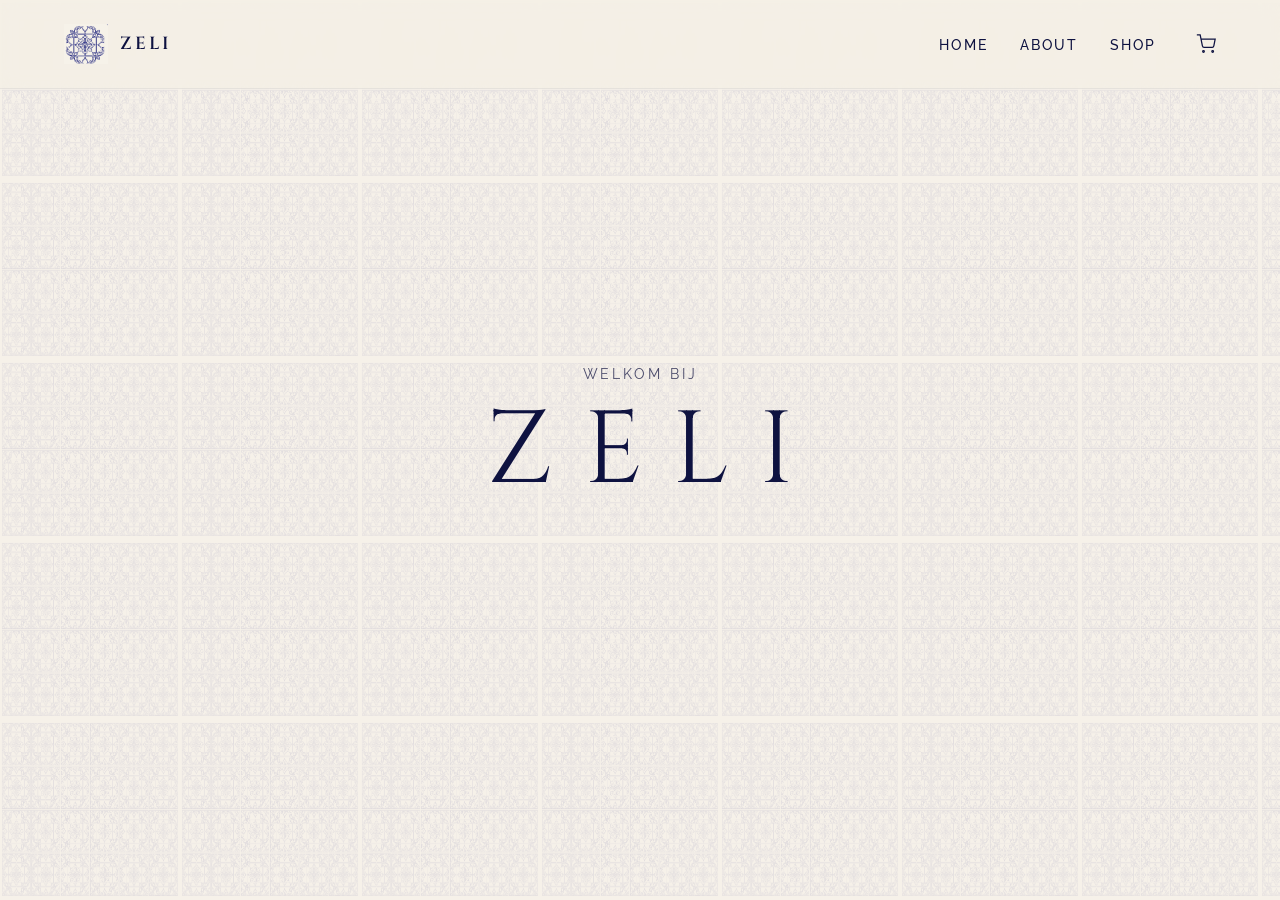
<file: index.html>
<!DOCTYPE html>
<html lang="nl">
<head>
    <meta charset="UTF-8">
    <meta name="viewport" content="width=device-width, initial-scale=1.0">
    <title>ZELI - Home</title>
    <link rel="stylesheet" href="style.css">
</head>
<body>

<nav class="navbar">
    <a href="index.html" class="nav-left">
        <img src="logo.png" alt="ZELI Logo" style="height: 40px; width: auto;">
         <span class="nav-brand-name">ZELI</span>
       
    
    </a>
    <div class="nav-right">
        <ul class="nav-links">
            <li><a href="index.html" class="nav-link">Home</a></li>
            <li><a href="about.html" class="nav-link">About</a></li>
            <li><a href="shop.html" class="nav-link">Shop</a></li>
        </ul>
        <a href="cart.html" class="nav-cart">
            <svg viewBox="0 0 24 24" width="20" height="20" stroke="currentColor" fill="none">
                <circle cx="9" cy="21" r="1"></circle>
                <circle cx="20" cy="21" r="1"></circle>
                <path d="M1 1h4l2.68 13.39a2 2 0 0 0 2 1.61h9.72a2 2 0 0 0 2-1.61L23 6H6"></path>
            </svg>
        </a>
    </div>
</nav>

    <main class="hero-center">
        <p class="main-subtitle">Welkom bij</p>
        <h1 class="main-title">ZELI</h1>
    </main>

</body>
</html>
</file>
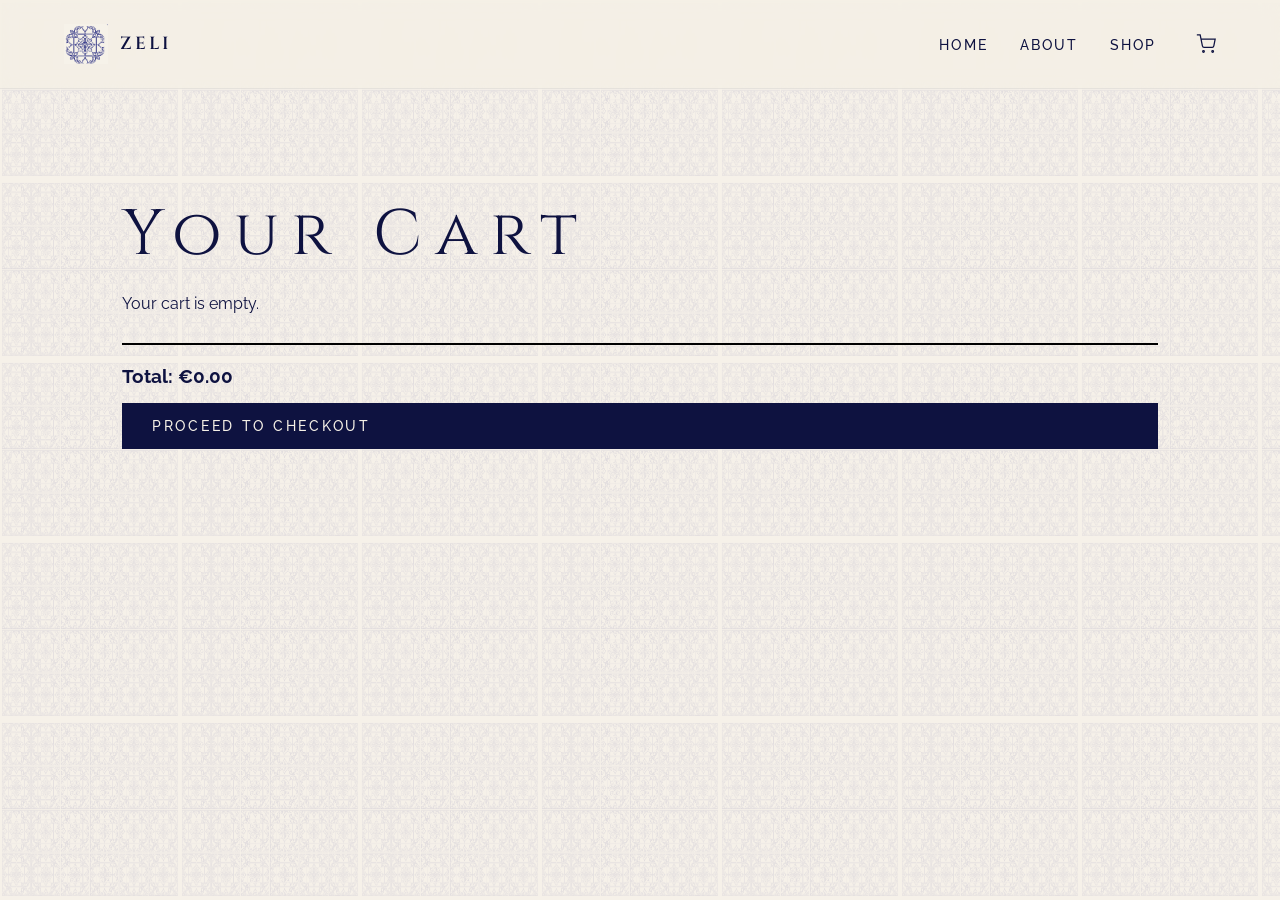
<file: cart.html>
<!DOCTYPE html>
<html lang="en">
<head>
    <meta charset="UTF-8">
    <meta name="viewport" content="width=device-width, initial-scale=1.0">
    <title>Cart - ZELI</title>
    <link rel="stylesheet" href="style.css">
    <style>
        .cart-item-row { display: flex; gap: 20px; border-bottom: 1px solid #eee; padding: 20px 0; align-items: start; }
        .cart-item-img { width: 100px; height: 120px; background: #f4f4f4; object-fit: cover; }
        .cart-item-info { flex: 1; }
        .cart-summary { margin-top: 30px; padding-top: 20px; border-top: 2px solid #000; }
    </style>
</head>
<body>

<nav class="navbar">
    <a href="index.html" class="nav-left">
        <img src="logo.png" alt="ZELI Logo" style="height: 40px; width: auto;">
         <span class="nav-brand-name">ZELI</span>
       
    
    </a>
    <div class="nav-right">
        <ul class="nav-links">
            <li><a href="index.html" class="nav-link">Home</a></li>
            <li><a href="about.html" class="nav-link">About</a></li>
            <li><a href="shop.html" class="nav-link">Shop</a></li>
        </ul>
        <a href="cart.html" class="nav-cart">
            <svg viewBox="0 0 24 24" width="20" height="20" stroke="currentColor" fill="none">
                <circle cx="9" cy="21" r="1"></circle>
                <circle cx="20" cy="21" r="1"></circle>
                <path d="M1 1h4l2.68 13.39a2 2 0 0 0 2 1.61h9.72a2 2 0 0 0 2-1.61L23 6H6"></path>
            </svg>
        </a>
    </div>
</nav>

    <main class="cart-container">
        <h1 class="cart-title">Your Cart</h1>
        <div id="cart-items-list">
            </div>
        
        <div class="cart-summary">
            <h3>Total: <span id="cart-total">€ 0.00</span></h3>
            <a href="checkout.html" class="checkout-submit-btn" style="text-decoration:none; display:inline-block; padding: 15px 30px;">Proceed to Checkout</a>
        </div>
    </main>

    <script>
        const cart = JSON.parse(localStorage.getItem('zeli_cart')) || [];
        const container = document.getElementById('cart-items-list');
        const totalElement = document.getElementById('cart-total');
        let total = 0;

        if (cart.length === 0) {
            container.innerHTML = '<p>Your cart is empty.</p>';
        } else {
            cart.forEach(item => {
                const itemTotal = item.price * item.quantity;
                total += itemTotal;
                container.innerHTML += `
                    <div class="cart-item-row">
                        <img src="assets/pattern.png" class="cart-item-img" alt="Product">
                        <div class="cart-item-info">
                            <h3>${item.title}</h3>
                            <p>Color: ${item.color} | Size: ${item.size}</p>
                            <p>Quantity: ${item.quantity}</p>
                            <p><strong>€${itemTotal.toFixed(2)}</strong></p>
                        </div>
                    </div>
                `;
            });
        }
        totalElement.innerText = '€' + total.toFixed(2);
    </script>
</body>
</html>
</file>
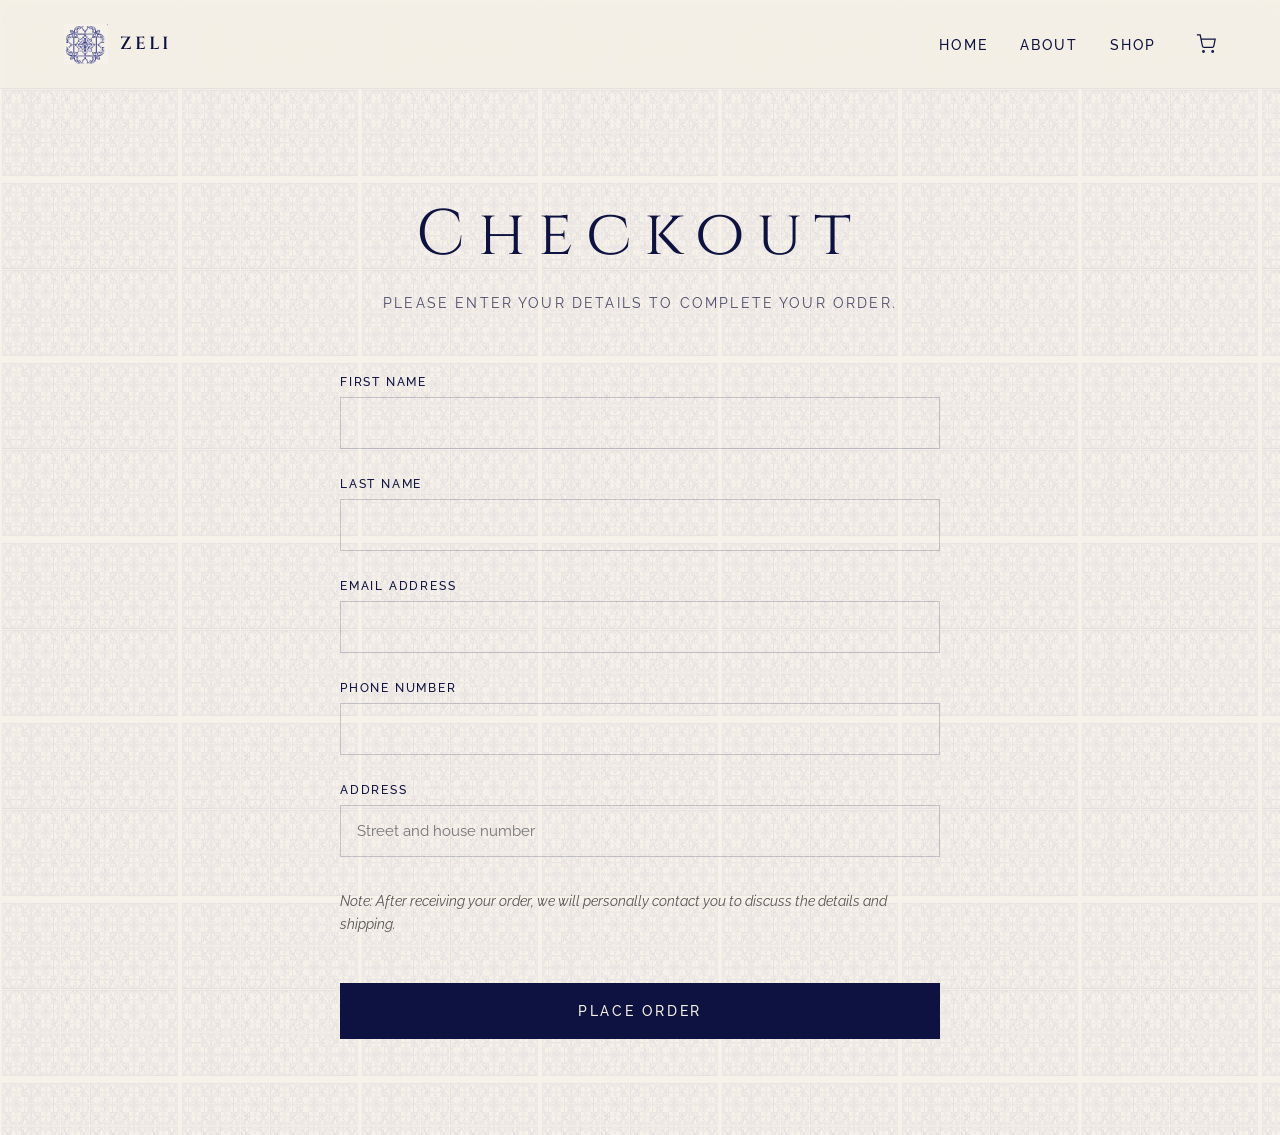
<file: checkout.html>
<!DOCTYPE html>
<html lang="en">
<head>
    <meta charset="UTF-8">
    <meta name="viewport" content="width=device-width, initial-scale=1.0">
    <title>Checkout - ZELI</title>
    <link rel="stylesheet" href="style.css">
</head>
<body>

<nav class="navbar">
    <a href="index.html" class="nav-left">
        <img src="logo.png" alt="ZELI Logo" style="height: 40px; width: auto;">
         <span class="nav-brand-name">ZELI</span>
       
    
    </a>
    <div class="nav-right">
        <ul class="nav-links">
            <li><a href="index.html" class="nav-link">Home</a></li>
            <li><a href="about.html" class="nav-link">About</a></li>
            <li><a href="shop.html" class="nav-link">Shop</a></li>
        </ul>
        <a href="cart.html" class="nav-cart">
            <svg viewBox="0 0 24 24" width="20" height="20" stroke="currentColor" fill="none">
                <circle cx="9" cy="21" r="1"></circle>
                <circle cx="20" cy="21" r="1"></circle>
                <path d="M1 1h4l2.68 13.39a2 2 0 0 0 2 1.61h9.72a2 2 0 0 0 2-1.61L23 6H6"></path>
            </svg>
        </a>
    </div>
</nav>

    <main class="cart-container">
        <div class="cart-header">
            <h1 class="cart-title">Checkout</h1>
            <p class="cart-subtitle">Please enter your details to complete your order.</p>
        </div>

        <div class="cart-form" style="max-width: 600px; margin: 0 auto;">
            <form action="#" method="POST">
                <div class="form-group">
                    <label>First Name</label>
                    <input type="text" name="firstname" required>
                </div>
                <div class="form-group">
                    <label>Last Name</label>
                    <input type="text" name="lastname" required>
                </div>
                <div class="form-group">
                    <label>Email Address</label>
                    <input type="email" name="email" required>
                </div>
                <div class="form-group">
                    <label>Phone Number</label>
                    <input type="tel" name="phone" required>
                </div>
                <div class="form-group">
                    <label>Address</label>
                    <input type="text" name="address" placeholder="Street and house number" required>
                </div>

                <div class="note-row" style="margin: 2rem 0; font-size: 0.9rem; color: #555;">
                    <p><em>Note: After receiving your order, we will personally contact you to discuss the details and shipping.</em></p>
                </div>

                <button type="submit" class="checkout-submit-btn">Place Order</button>
            </form>
        </div>
    </main>

</body>
</html>
</file>
<file: style.css>
/* ==========================================================================
   ZELI — MASTER STYLES (English / Minimal Luxury / Fully Responsive)
   ========================================================================== */

/* Luxueuze Google Fonts laden */
@import url('https://fonts.googleapis.com/css2?family=Cinzel:wght@400;600&family=Raleway:wght@300;400;500&display=swap');

:root {
  --beige: #f5f0e6;       /* De rustgevende, luxe beige achtergrond */
  --navy-dark: #0e1240;   /* Donkerblauw voor de chique teksten en links */
  --text-mid: #4a4a6a;    /* Zachtere kleur voor omschrijvingen */
  --font-display: 'Cinzel', serif;
  --font-body: 'Raleway', sans-serif;
}

/* Basis Instellingen */
* {
  margin: 0;
  padding: 0;
  box-sizing: border-box;
}

body {
  font-family: var(--font-body);
  background-color: var(--beige);
  color: var(--navy-dark);
  min-height: 100vh;
  position: relative;
  overflow-x: hidden;
}

/* ── BACKGROUND PATTERN LAYER ── */
body::before {
  content: '';
  position: absolute;
  inset: 0;
  background-image: url('pattern.png');
  background-size: 180px 180px;
  background-repeat: repeat;
  opacity: 0.12;
  pointer-events: none;
  z-index: 1;
}

/* ── NAVIGATION BAR ── */
.navbar {
  width: 100%;
  padding: 1.5rem 4rem;
  display: flex;             /* Verander van grid naar flex */
  justify-content: space-between; /* Logo blijft links */
  align-items: center;
  background-color: rgba(245, 240, 230, 0.85);
  backdrop-filter: blur(8px);
  border-bottom: 1px solid rgba(14, 18, 64, 0.06);
  position: fixed;
  top: 0;
  left: 0;
  z-index: 100;
}

/* Dit zorgt dat de 'nav-right' groep rechts staat en blijft */
.nav-right {
  display: flex;
  align-items: center;
  justify-content: flex-end; /* ALLES in deze div gaat naar rechts */
  gap: 2.5rem;
  flex-grow: 1;              /* Zorgt dat deze sectie de rest van de ruimte pakt */
}

.nav-left {
  display: flex;
  align-items: center;
  gap: 0.75rem;
  text-decoration: none;
  color: var(--navy-dark);
}

.nav-logo-img {
  width: 32px;
  height: 32px;
  object-fit: contain;
  mix-blend-mode: multiply; /* Haalt de witte achtergrond van je logo weg */
  contrast: 1.1; 
}

.nav-brand-name {
  font-family: var(--font-display);
  font-size: 1.1rem;
  letter-spacing: 0.15em;
  font-weight: 600;
}

.nav-right {
  display: flex;
  align-items: center;
  justify-content: flex-end;
  gap: 2.5rem;
}

.nav-links {
  display: flex;
  list-style: none;
  gap: 2rem;
}

.nav-link {
  text-decoration: none;
  color: var(--navy-dark);
  font-size: 0.85rem;
  font-weight: 500;
  letter-spacing: 0.15em;
  text-transform: uppercase;
  transition: opacity 0.3s ease;
}

.nav-link:hover {
  opacity: 0.6;
}

.nav-cart {
  color: var(--navy-dark);
  text-decoration: none;
  display: flex;
  align-items: center;
  transition: transform 0.3s ease;
}

.nav-cart:hover {
  transform: scale(1.05);
}

.nav-cart svg {
  width: 20px;
  height: 20px;
  fill: none;
  stroke: currentColor;
  stroke-width: 1.5;
}

/* ── HOME CENTER SCREEN (ZELI) ── */
.hero-center {
  height: 100vh;
  display: flex;
  flex-direction: column;
  align-items: center;
  justify-content: center;
  text-align: center;
  padding: 2rem;
  position: relative;
  z-index: 10;
}

.main-title {
  font-family: var(--font-display);
  font-size: clamp(3.5rem, 8vw, 7rem);
  letter-spacing: 0.3em;
  color: var(--navy-dark);
  font-weight: 400;
  margin-bottom: 1rem;
  padding-left: 0.3em;
}

.main-subtitle {
  font-size: 0.9rem;
  letter-spacing: 0.2em;
  text-transform: uppercase;
  color: var(--text-mid);
}

/* ==========================================================================
   ABOUT PAGE STYLES (Ons Verhaal)
   ========================================================================== */

.about-container {
  max-width: 1100px;
  margin: 0 auto;
  padding: 12rem 2rem 6rem; /* Voldoende ruimte onder de vaste navbar */
  position: relative;
  z-index: 10;
}

.about-intro {
  text-align: center;
  max-width: 700px;
  margin: 0 auto 4rem;
}

.about-title {
  font-family: var(--font-display);
  font-size: clamp(2.5rem, 5vw, 4rem);
  letter-spacing: 0.2em;
  font-weight: 400;
  margin-bottom: 1rem;
}

.about-eyebrow {
  font-size: 0.9rem;
  letter-spacing: 0.15em;
  text-transform: uppercase;
  color: var(--text-mid);
  margin-bottom: 2.5rem;
}

.about-lead {
  font-size: 1.1rem;
  line-height: 1.8;
  letter-spacing: 0.01em;
  color: var(--navy-dark);
}

.about-text-block {
  max-width: 650px;
  margin: 4rem auto;
  font-size: 1rem;
  line-height: 1.8;
  color: var(--text-mid);
}

.text-center {
  text-align: center;
}

.footer-text h2 {
  font-family: var(--font-display);
  font-size: 1.5rem;
  letter-spacing: 0.15em;
  text-transform: uppercase;
  margin-bottom: 1.5rem;
  color: var(--navy-dark);
}

.about-gallery {
  display: grid;
  grid-template-columns: repeat(3, 1fr);
  gap: 2.5rem;
  margin: 6rem auto;
  align-items: center;
}

.gallery-item {
  width: 100%;
}

.gallery-item.item-low {
  transform: translateY(40px);
}

.gallery-item.item-high {
  transform: translateY(-40px);
}

.image-square {
  width: 100%;
  aspect-ratio: 1 / 1;
  background-color: rgba(14, 18, 64, 0.03);
  border: 1px solid rgba(14, 18, 64, 0.06);
  overflow: hidden;
  display: flex;
  align-items: center;
  justify-content: center;
}

.image-square img {
  width: 100%;
  height: 100%;
  object-fit: cover;
  transition: transform 0.6s ease;
}

.image-square:hover img {
  transform: scale(1.04);
}

/* ==========================================================================
   SHOP PAGE STYLES (Winkel)
   ========================================================================== */

.shop-container {
  max-width: 1200px;
  margin: 0 auto;
  padding: 12rem 2rem 6rem; /* Dringt content naar beneden uit de buurt van navbar */
  position: relative;
  z-index: 10;
}

.shop-header {
  text-align: center;
  margin-bottom: 5rem;
}

.shop-title {
  font-family: var(--font-display);
  font-size: clamp(2.5rem, 5vw, 4rem);
  letter-spacing: 0.2em;
  font-weight: 400;
  margin-bottom: 1rem;
}

.shop-subtitle {
  font-size: 0.9rem;
  letter-spacing: 0.15em;
  text-transform: uppercase;
  color: var(--text-mid);
}

.products-grid {
  display: grid;
  grid-template-columns: repeat(auto-fit, minmax(280px, 1fr));
  gap: 4rem 2.5rem;
  position: relative;
  z-index: 20;
}

.product-card {
  text-align: center;
  width: 100%;
  position: relative;
  z-index: 30; /* Ligt bovenop alle eventuele onzichtbare padding lagen */
}

.product-image-wrap {
  background-color: rgba(14, 18, 64, 0.02);
  aspect-ratio: 3 / 4;
  margin-bottom: 1.5rem;
  display: flex;
  align-items: center;
  justify-content: center;
  overflow: hidden;
  border: 1px solid rgba(14, 18, 64, 0.05);
}

.product-img {
  width: 50px;
  opacity: 0.15;
  transition: transform 0.5s cubic-bezier(0.4, 0, 0.2, 1);
}

.product-card:hover .product-img {
  transform: scale(1.08);
}

.product-card-title {
  font-family: var(--font-display);
  font-size: 0.95rem;
  font-weight: 400;
  letter-spacing: 0.15em;
  margin-bottom: 0.5rem;
  color: var(--navy-dark);
}

.product-card-price {
  font-size: 0.85rem;
  letter-spacing: 0.05em;
  color: var(--text-mid);
}

/* ==========================================================================
   PRODUCT DETAIL PAGE STYLES (Kleuren, Maten, Aantal)
   ========================================================================== */

.product-container {
  max-width: 1200px;
  margin: 0 auto;
  padding: 12rem 2rem 6rem;
  position: relative;
  z-index: 10;
}

.product-detail-grid {
  display: grid;
  grid-template-columns: 1.1fr 1fr;
  gap: 5rem;
  align-items: start;
}

.product-gallery-side {
  display: flex;
  flex-direction: column;
  gap: 1.5rem;
}

.main-product-frame {
  background-color: rgba(14, 18, 64, 0.02);
  background-image: url('pattern.png');
  background-size: cover;             
  background-position: center;         
  aspect-ratio: 3 / 4;
  border: 1px solid rgba(14, 18, 64, 0.05);
  display: flex;
  align-items: center;
  justify-content: center;
  overflow: hidden;
}

.main-product-frame img {
  width: 100%;
  height: 100%;
  object-fit: cover;
}

.product-thumbnails {
  display: flex;
  gap: 1rem;
}

.thumb-box {
  width: 70px;
  aspect-ratio: 3 / 4;
  background-color: rgba(14, 18, 64, 0.02);
  border: 1px solid rgba(14, 18, 64, 0.1);
  cursor: pointer;
  overflow: hidden;
  display: flex;
  align-items: center;
  justify-content: center;
  transition: border-color 0.3s;
}

.thumb-box img {
  width: 100%;
  height: 100%;
  object-fit: cover;
}

.thumb-box.active, .thumb-box:hover {
  border-color: var(--navy-dark);
}

.product-meta-tag {
  font-size: 0.7rem;
  text-transform: uppercase;
  letter-spacing: 0.2em;
  color: var(--text-mid);
  display: block;
  margin-bottom: 0.75rem;
}

.product-detail-title {
  font-family: var(--font-display);
  font-size: 1.8rem;
  font-weight: 400;
  letter-spacing: 0.08em;
  color: var(--navy-dark);
  margin-bottom: 0.75rem;
  line-height: 1.3;
}

.product-detail-price {
  font-size: 1.2rem;
  letter-spacing: 0.05em;
  margin-bottom: 2rem;
  color: var(--navy-dark);
}

.product-description {
  font-size: 0.95rem;
  line-height: 1.7;
  color: var(--text-mid);
  margin-bottom: 2.5rem;
}

.selector-section {
  margin-bottom: 2rem;
}

.selector-label {
  font-size: 0.75rem;
  text-transform: uppercase;
  letter-spacing: 0.15em;
  color: var(--navy-dark);
  margin-bottom: 1rem;
  font-weight: 500;
}

.selector-label span {
  color: var(--text-mid);
  text-transform: none;
  letter-spacing: normal;
  font-weight: 400;
  margin-left: 0.5rem;
}

.color-options-row {
  display: flex;
  gap: 1rem;
}

.color-dot-btn {
  width: 28px;
  height: 28px;
  border-radius: 50%;
  border: 1px solid rgba(14, 18, 64, 0.15);
  cursor: pointer;
  position: relative;
  transition: transform 0.2s;
}

.color-dot-btn:hover {
  transform: scale(1.08);
}

.color-dot-btn.active::after {
  content: '';
  position: absolute;
  inset: -5px;
  border: 1px solid var(--navy-dark);
  border-radius: 50%;
}

.size-options-row {
  display: flex;
  gap: 0.75rem;
  flex-wrap: wrap;
}

.size-btn {
  background: transparent;
  border: 1px solid rgba(14, 18, 64, 0.2);
  color: var(--navy-dark);
  padding: 0.75rem 1.5rem;
  font-size: 0.85rem;
  letter-spacing: 0.05em;
  cursor: pointer;
  min-width: 60px;
  transition: all 0.2s;
}

.size-btn:hover, .size-btn.active {
  border-color: var(--navy-dark);
  background-color: var(--navy-dark);
  color: var(--beige);
}

.add-to-bag-btn {
  display: block;
  text-align: center;
  width: 100%;
  padding: 1.25rem;
  background-color: var(--navy-dark);
  color: var(--beige);
  border: none;
  font-family: var(--font-body);
  font-size: 0.85rem;
  font-weight: 500;
  letter-spacing: 0.2em;
  text-transform: uppercase;
  margin-top: 3rem;
  cursor: pointer;
  transition: opacity 0.3s;
}

.add-to-bag-btn:hover {
  opacity: 0.9;
}

/* ==========================================================================
   CART PAGE STYLES (Winkelmand & Formulier)
   ========================================================================== */

.cart-container {
  max-width: 1100px;
  margin: 0 auto;
  padding: 12rem 2rem 6rem;
  position: relative;
  z-index: 10;
}

.cart-header {
  text-align: center;
  margin-bottom: 4rem;
}

.cart-title {
  font-family: var(--font-display);
  font-size: clamp(2.5rem, 5vw, 4rem);
  letter-spacing: 0.2em;
  font-weight: 400;
  margin-bottom: 1rem;
}

.cart-subtitle {
  font-size: 0.9rem;
  letter-spacing: 0.15em;
  text-transform: uppercase;
  color: var(--text-mid);
}

.cart-grid {
  display: grid;
  grid-template-columns: 1fr 1.2fr;
  gap: 4rem;
  align-items: start;
}

.form-section-title {
  font-family: var(--font-display);
  font-size: 1.2rem;
  letter-spacing: 0.15em;
  text-transform: uppercase;
  margin-bottom: 2rem;
  padding-bottom: 0.75rem;
  border-bottom: 1px solid rgba(14, 18, 64, 0.08);
}

.cart-summary-box {
  background-color: rgba(14, 18, 64, 0.02);
  border: 1px solid rgba(14, 18, 64, 0.05);
  padding: 2.5rem;
}

.cart-item-preview {
  display: flex;
  gap: 1.5rem;
  align-items: center;
  margin-bottom: 2rem;
}

.cart-item-img-wrap {
  width: 70px;
  aspect-ratio: 1 / 1;
  background-color: rgba(14, 18, 64, 0.03);
  border: 1px solid rgba(14, 18, 64, 0.06);
  display: flex;
  align-items: center;
  justify-content: center;
}

.cart-preview-img {
  width: 30px;
  opacity: 0.15;
}

.cart-item-details h3 {
  font-family: var(--font-display);
  font-size: 0.95rem;
  font-weight: 400;
  letter-spacing: 0.05em;
  color: var(--navy-dark);
}

.cart-item-details p {
  font-size: 0.8rem;
  color: var(--text-mid);
  margin-top: 0.25rem;
}

.cart-totals {
  margin-top: 2rem;
  padding-top: 1.5rem;
  border-top: 1px dashed rgba(14, 18, 64, 0.15);
}

.total-row {
  display: flex;
  justify-content: space-between;
  font-size: 1rem;
  font-weight: 500;
  letter-spacing: 0.05em;
}

.note-row {
  margin-top: 1.5rem;
  font-size: 0.8rem;
  line-height: 1.6;
  color: var(--text-mid);
  font-style: italic;
}

.cart-form-box {
  padding: 1rem 0;
}

.form-group {
  margin-bottom: 1.75rem;
  display: flex;
  flex-direction: column;
  gap: 0.5rem;
}

.form-group label {
  font-size: 0.75rem;
  text-transform: uppercase;
  letter-spacing: 0.15em;
  font-weight: 500;
  color: var(--navy-dark);
}

.form-group input {
  width: 100%;
  padding: 1rem;
  background-color: transparent;
  border: 1px solid rgba(14, 18, 64, 0.2);
  color: var(--navy-dark);
  font-family: var(--font-body);
  font-size: 0.95rem;
  transition: border-color 0.3s ease;
}

.form-group input:focus {
  outline: none;
  border-color: var(--navy-dark);
}

.checkout-submit-btn {
  width: 100%;
  padding: 1.25rem;
  background-color: var(--navy-dark);
  color: var(--beige);
  border: none;
  font-family: var(--font-body);
  font-size: 0.85rem;
  font-weight: 500;
  letter-spacing: 0.2em;
  text-transform: uppercase;
  cursor: pointer;
  transition: opacity 0.3s ease;
  margin-top: 1rem;
}

.checkout-submit-btn:hover {
  opacity: 0.9;
}

/* ==========================================================================
   GLOBAL RESPONSIVE MEDIA QUERIES (Mobiel & Tablet)
   ========================================================================== */

@media (max-width: 900px) {
  .navbar {
    padding: 1.25rem 2rem;
  }
}

@media (max-width: 850px) {
  .product-detail-grid, .cart-grid {
    grid-template-columns: 1fr;
    gap: 3rem;
  }
}

@media (max-width: 768px) {
  .navbar {
    padding: 1rem 1.5rem;
    grid-template-columns: auto 1fr;
  }
  .nav-right { gap: 1.2rem; }
  .nav-links { gap: 1rem; }
  .nav-link { font-size: 0.75rem; letter-spacing: 0.1em; }
  
  .about-gallery {
    grid-template-columns: 1fr;
    gap: 2rem;
    margin: 3rem auto;
  }
  .gallery-item.item-low, 
  .gallery-item.item-high {
    transform: translateY(0);
  }

  .shop-container, .about-container, .product-container, .cart-container {
    padding-top: 9rem; /* Handhaft de juiste balans op kleinere mobiele schermen */
  }
}


.nav-left img {
    mix-blend-mode: multiply; /* Dit maakt wit doorzichtig */
}
</file>
